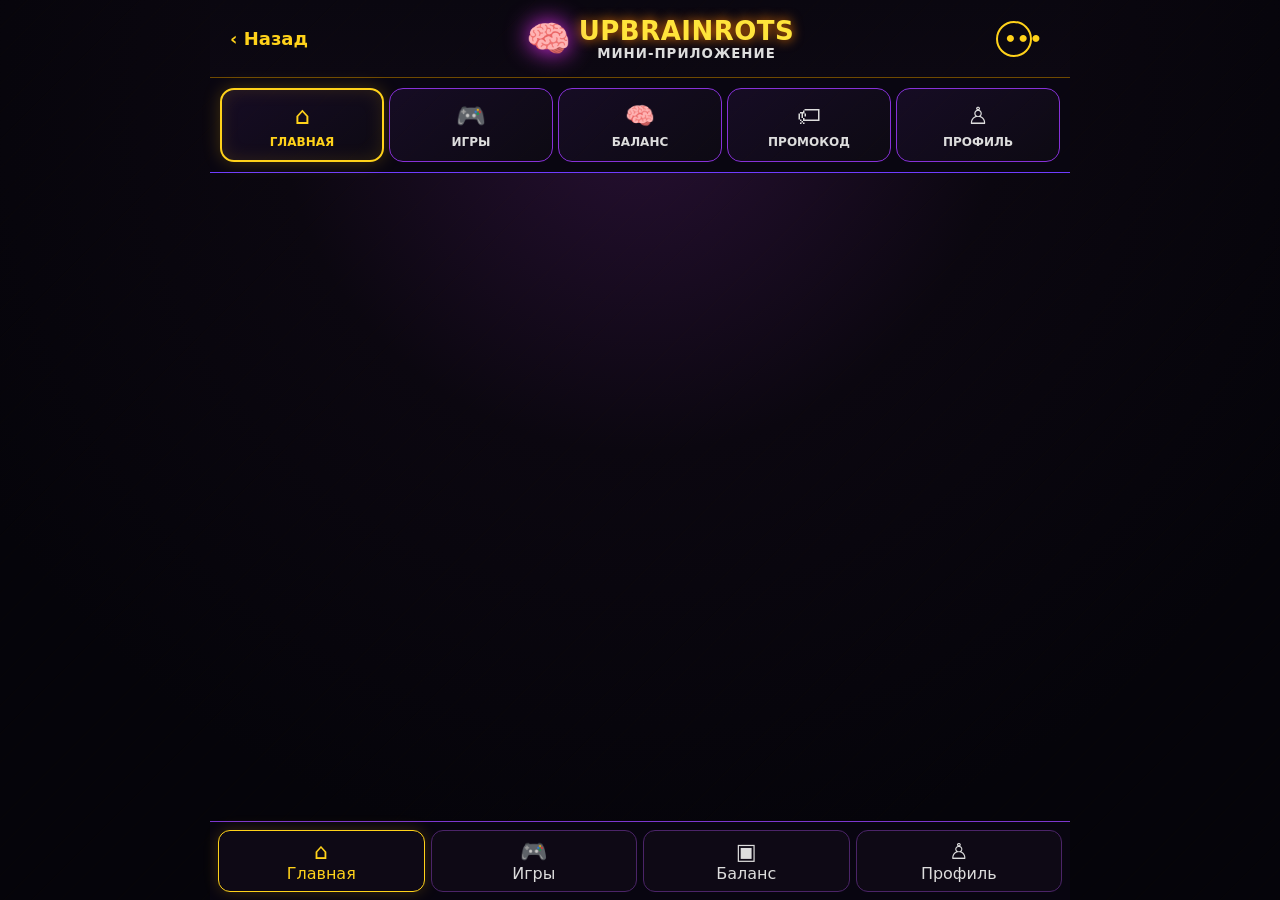
<file: index.html>
<!doctype html>
<html lang="ru">
<head>
  <meta charset="UTF-8">
  <meta name="viewport" content="width=device-width,initial-scale=1,maximum-scale=1,user-scalable=no,viewport-fit=cover">
  <meta name="theme-color" content="#090611">
  <title>UPBRAINROTS — Mini App</title>
  <link rel="stylesheet" href="styles.css">
</head>
<body>
  <div class="app-shell">
    <header class="topbar">
      <button class="back-btn" id="backBtn">‹ <span>Назад</span></button>
      <div class="brand">
        <div class="brand-brain">🧠</div>
        <div><strong>UPBRAINROTS</strong><small>МИНИ-ПРИЛОЖЕНИЕ</small></div>
      </div>
      <button class="more-btn" id="moreBtn">•••</button>
    </header>

    <nav class="top-tabs">
      <button data-page="home" class="tab active"><span>⌂</span><b>ГЛАВНАЯ</b></button>
      <button data-page="games" class="tab"><span>🎮</span><b>ИГРЫ</b></button>
      <button data-page="balance" class="tab"><span>🧠</span><b>БАЛАНС</b></button>
      <button data-page="promo" class="tab"><span>🏷</span><b>ПРОМОКОД</b></button>
      <button data-page="profile" class="tab"><span>♙</span><b>ПРОФИЛЬ</b></button>
    </nav>

    <main id="view"></main>

    <nav class="bottom-nav">
      <button data-page="home" class="active"><span>⌂</span>Главная</button>
      <button data-page="games"><span>🎮</span>Игры</button>
      <button data-page="balance"><span>▣</span>Баланс</button>
      <button data-page="profile"><span>♙</span>Профиль</button>
    </nav>
  </div>

  <div class="toast" id="toast"></div>
  <script src="https://telegram.org/js/telegram-web-app.js"></script>
  <script src="app.js"></script>
</body>
</html>
</file>
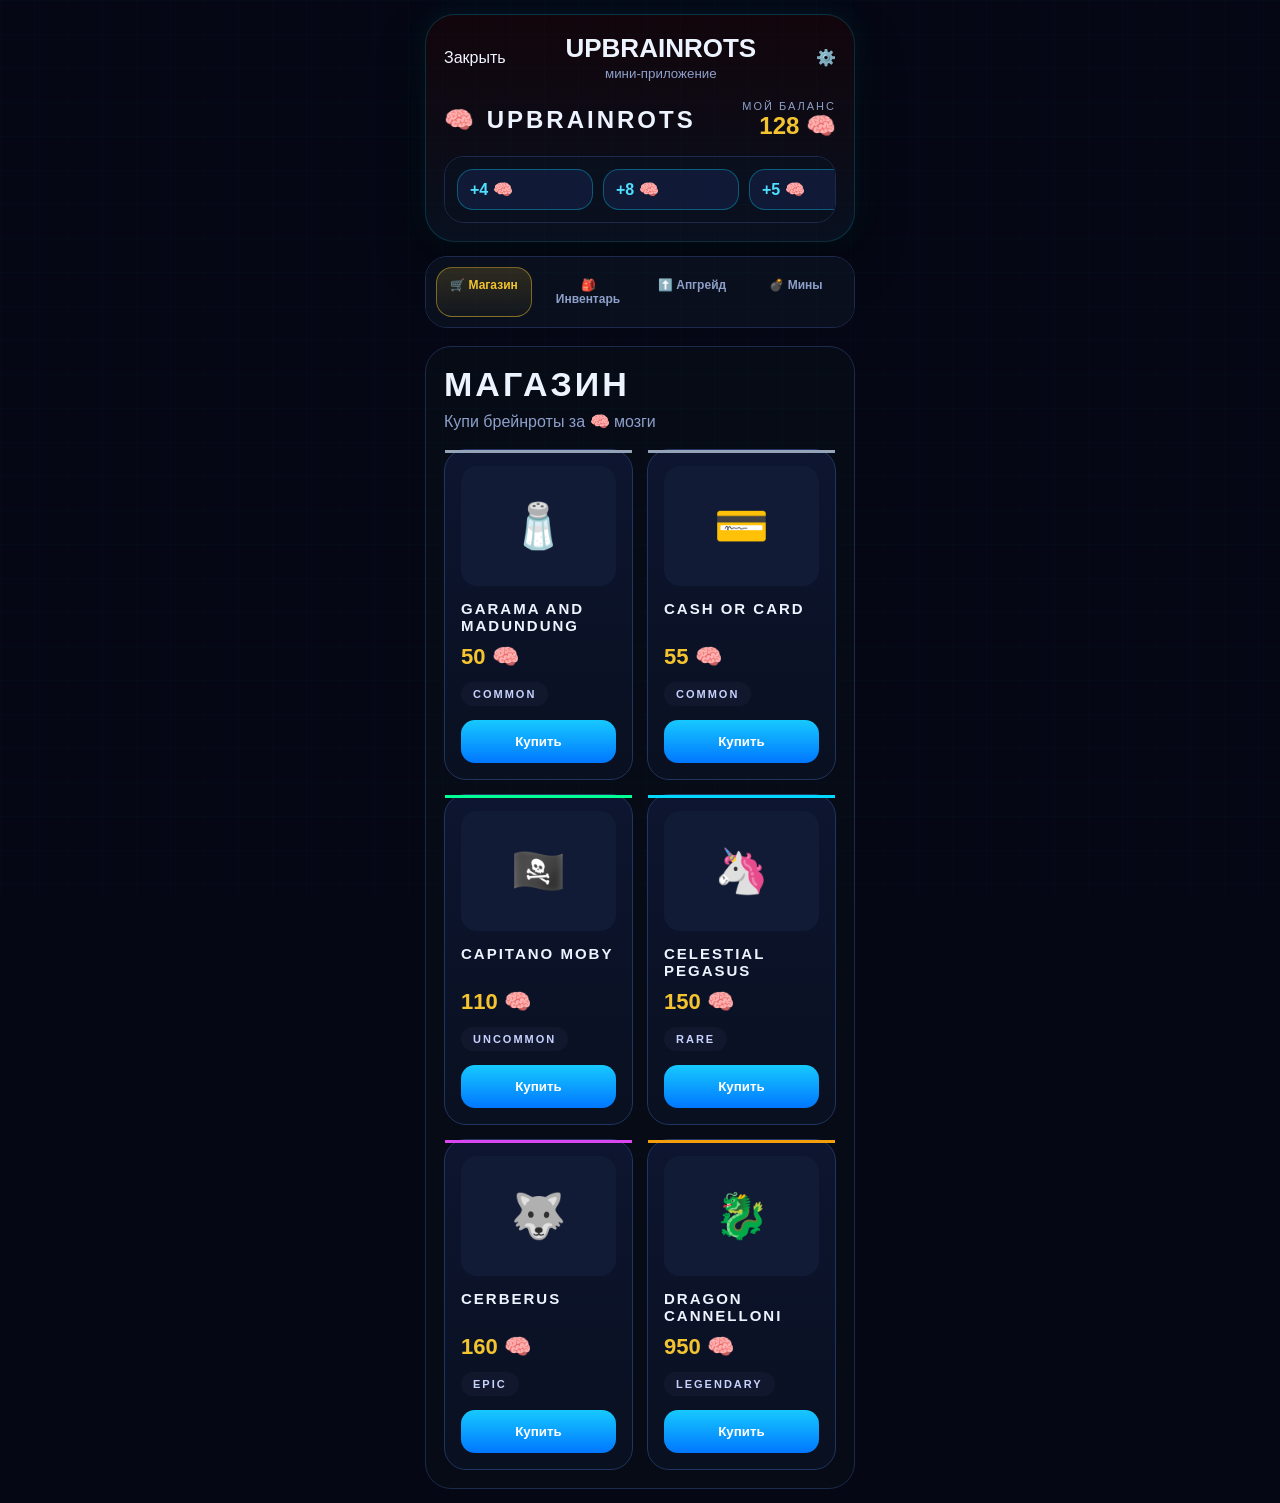
<file: UPBRAINROTS_NEON_ADMIN.html>
<!DOCTYPE html>
<html lang="ru">
<head>
<meta charset="UTF-8">
<meta name="viewport" content="width=device-width,initial-scale=1.0">
<title>UPBRAINROTS</title>
<style>
body{margin:0;background:#050814;color:#eef4ff;font-family:Arial,Helvetica,sans-serif}
body:before{content:'';position:fixed;inset:0;pointer-events:none;opacity:.22;background-image:linear-gradient(rgba(0,216,255,.10) 1px,transparent 1px),linear-gradient(90deg,rgba(0,216,255,.10) 1px,transparent 1px);background-size:34px 34px}
.app{max-width:430px;margin:0 auto;padding:14px}
.top{background:linear-gradient(180deg,#12050b,#08101f);border:1px solid rgba(0,216,255,.18);border-radius:30px;padding:18px;box-shadow:0 24px 48px rgba(0,0,0,.45),0 0 30px rgba(0,216,255,.08)}
.topbar{display:flex;justify-content:space-between;align-items:center}
.title{text-align:center;flex:1}
.title h1{margin:0;font-size:26px}
.title small{color:#8ea0c9}
.brand{display:flex;justify-content:space-between;align-items:center;margin-top:18px}
.logo{font-size:24px;font-weight:900;letter-spacing:3px}
.balance{text-align:right}
.balance .label{font-size:11px;color:#8ea0c9;text-transform:uppercase;letter-spacing:2px}
.balance .value{font-size:24px;font-weight:900;color:#f4c430}
.live{margin-top:16px;background:#090f1d;border:1px solid #1d2a4d;border-radius:20px;padding:12px;display:flex;gap:10px;align-items:center;overflow:auto}
.live-item{min-width:110px;background:#101936;border:1px solid rgba(0,216,255,.35);border-radius:16px;padding:10px 12px}
.live-item b{color:#4fdfff}
.tabs{margin-top:14px;background:#090f1d;border:1px solid #1d2a4d;border-radius:22px;padding:10px;display:flex;gap:8px;overflow:auto}
.tab{min-width:78px;background:transparent;border:1px solid transparent;color:#8ea0c9;border-radius:16px;padding:10px 8px;text-align:center;font-size:12px;font-weight:700}
.tab.active{color:#f4c430;border-color:rgba(244,196,48,.45);background:linear-gradient(180deg,rgba(244,196,48,.16),rgba(244,196,48,.04))}
.screen{display:none;margin-top:18px}
.screen.active{display:block}
.section{background:rgba(8,12,24,.86);border:1px solid #1d2a4d;border-radius:26px;padding:18px}
.section h2{margin:0 0 8px;font-size:34px;letter-spacing:3px}
.subtitle{color:#8ea0c9;margin-bottom:18px}
.inventory-empty{border:1px dashed rgba(0,216,255,.35);border-radius:18px;padding:28px;text-align:center;color:#8ea0c9}
.shop-grid{display:grid;grid-template-columns:1fr 1fr;gap:14px}
.card{background:linear-gradient(180deg,#0d1530,#091020);border:1px solid #20355f;border-radius:22px;padding:16px;position:relative}
.card:before{content:'';position:absolute;left:0;right:0;top:0;height:3px;background:#00d8ff}
.card.common:before{background:#94a3b8}
.card.uncommon:before{background:#00ff95}
.card.rare:before{background:#00d8ff}
.card.epic:before{background:#d946ef}
.card.legendary:before{background:#f59e0b}
.img{height:120px;border-radius:16px;background:#111b36;display:grid;place-items:center;font-size:44px;margin-bottom:14px}
.card h3{margin:0 0 8px;font-size:15px;letter-spacing:2px;text-transform:uppercase;min-height:36px}
.price{font-size:22px;font-weight:900;color:#f4c430}
.rarity{margin-top:12px;display:inline-block;padding:6px 12px;border-radius:999px;font-size:11px;letter-spacing:2px;text-transform:uppercase;font-weight:900;background:#11182d;color:#c7d2fe}
.buy,.bigbtn,.admin-action{margin-top:14px;width:100%;border:none;border-radius:14px;padding:14px;background:linear-gradient(180deg,#17c9ff,#0077ff);color:white;font-weight:900}
.upgrade-wheel{width:220px;height:220px;border-radius:50%;margin:18px auto;position:relative;background:radial-gradient(circle at center,#131b33 0%,#09101f 70%);border:4px solid rgba(0,216,255,.75)}
.up-pointer{position:absolute;left:50%;top:-12px;transform:translateX(-50%);width:0;height:0;border-left:12px solid transparent;border-right:12px solid transparent;border-bottom:22px solid #00d8ff}
.up-arrow{position:absolute;left:50%;top:50%;transform:translate(-50%,-50%);font-size:72px;color:#f4c430}
.chance-row{display:grid;grid-template-columns:repeat(6,1fr);gap:8px;margin-top:14px}
.chance{background:#0d1530;border:1px solid rgba(0,216,255,.28);border-radius:14px;padding:12px 6px;text-align:center;font-weight:900;color:#00ff95}
.mines-grid{display:grid;grid-template-columns:repeat(5,1fr);gap:10px}
.mine{aspect-ratio:1;border-radius:14px;background:linear-gradient(180deg,#141e3a,#0b1121);border:1px solid rgba(0,216,255,.42);display:grid;place-items:center;color:#7dd3fc;font-size:22px}
.colors{display:grid;grid-template-columns:repeat(3,1fr);gap:12px}
.color{background:#0d1530;border:1px solid #1d2a4d;border-radius:18px;padding:18px;text-align:center}
.ball{width:58px;height:58px;border-radius:50%;margin:0 auto 10px}
.red{background:#ff1744}.orange{background:#ff8a00}.yellow{background:#ffd600}.green{background:#00ff3c}.blue{background:#0066ff}.purple{background:#a020f0}
.admin-panel{display:none;margin-top:14px;background:#0d1530;border:1px solid rgba(255,45,85,.35);border-radius:20px;padding:16px}
.admin-panel.show{display:block}
.field{width:100%;padding:14px;border-radius:14px;border:1px solid rgba(255,255,255,.08);background:#08101f;color:white;margin-top:10px}
</style>
</head>
<body>
<div class="app">
<div class="top">
<div class="topbar"><div>Закрыть</div><div class="title"><h1>UPBRAINROTS</h1><small>мини-приложение</small></div><div>⚙️</div></div>
<div class="brand"><div class="logo">🧠 UPBRAINROTS</div><div class="balance"><div class="label">Мой баланс</div><div class="value" id="balance">128 🧠</div></div></div>
<div class="live"><div class="live-item"><b>+4</b> 🧠</div><div class="live-item"><b>+8</b> 🧠</div><div class="live-item"><b>+5</b> 🧠</div></div>
</div>

<div class="tabs">
<div class="tab active" data-screen="shop">🛒 Магазин</div>
<div class="tab" data-screen="inventory">🎒 Инвентарь</div>
<div class="tab" data-screen="upgrade">⬆️ Апгрейд</div>
<div class="tab" data-screen="mines">💣 Мины</div>
<div class="tab" data-screen="dice">🎲 Dice</div>
</div>

<div id="shop" class="screen active"><div class="section"><h2>МАГАЗИН</h2><div class="subtitle">Купи брейнроты за 🧠 мозги</div><div class="shop-grid">
<div class="card common"><div class="img">🧂</div><h3>Garama and Madundung</h3><div class="price">50 🧠</div><div class="rarity">COMMON</div><button class="buy">Купить</button></div>
<div class="card common"><div class="img">💳</div><h3>Cash or Card</h3><div class="price">55 🧠</div><div class="rarity">COMMON</div><button class="buy">Купить</button></div>
<div class="card uncommon"><div class="img">🏴‍☠️</div><h3>Capitano Moby</h3><div class="price">110 🧠</div><div class="rarity">UNCOMMON</div><button class="buy">Купить</button></div>
<div class="card rare"><div class="img">🦄</div><h3>Celestial Pegasus</h3><div class="price">150 🧠</div><div class="rarity">RARE</div><button class="buy">Купить</button></div>
<div class="card epic"><div class="img">🐺</div><h3>Cerberus</h3><div class="price">160 🧠</div><div class="rarity">EPIC</div><button class="buy">Купить</button></div>
<div class="card legendary"><div class="img">🐉</div><h3>Dragon Cannelloni</h3><div class="price">950 🧠</div><div class="rarity">LEGENDARY</div><button class="buy">Купить</button></div>
</div></div></div>

<div id="inventory" class="screen"><div class="section"><h2>ИНВЕНТАРЬ</h2><div class="subtitle">Твои брейнроты — продавай или выводи</div><div class="inventory-empty">Инвентарь пуст — купи что-нибудь в магазине!</div>
<button class="bigbtn" onclick="toggleAdmin()">👑 ОТКРЫТЬ МОЮ АДМИН-ПАНЕЛЬ</button>
<div id="adminPanel" class="admin-panel">
<input id="adminPassword" class="field" type="password" placeholder="Пароль">
<button class="admin-action" onclick="loginAdmin()">Войти</button>
<div id="adminContent" style="display:none;margin-top:14px">
<input id="giveAmount" class="field" type="number" placeholder="Сколько выдать мозгов">
<button class="admin-action" onclick="giveBrains()">Выдать себе мозги</button>
<input id="setBalance" class="field" type="number" placeholder="Установить баланс">
<button class="admin-action" onclick="setBrains()">Установить баланс</button>
<button class="admin-action" onclick="add1000()">+1000 🧠</button>
<button class="admin-action" onclick="add10000()">+10000 🧠</button>
</div></div></div></div>

<div id="upgrade" class="screen"><div class="section"><h2>АПГРЕЙД</h2><div class="subtitle">Выбери шанс и запусти апгрейд</div><div class="upgrade-wheel"><div class="up-pointer"></div><div class="up-arrow">⬆️</div></div><button class="bigbtn">НАЧАТЬ АПГРЕЙД</button><div class="chance-row"><div class="chance">75%</div><div class="chance">50%</div><div class="chance">30%</div><div class="chance">20%</div><div class="chance">10%</div><div class="chance">5%</div></div></div></div>

<div id="mines" class="screen"><div class="section"><h2>МИНЫ</h2><div class="subtitle">Выбери ставку и число мин</div><div class="mines-grid">
<div class="mine">◇</div><div class="mine">◇</div><div class="mine">◇</div><div class="mine">◇</div><div class="mine">◇</div>
<div class="mine">◇</div><div class="mine">◇</div><div class="mine">◇</div><div class="mine">◇</div><div class="mine">◇</div>
<div class="mine">◇</div><div class="mine">◇</div><div class="mine">◇</div><div class="mine">◇</div><div class="mine">◇</div>
<div class="mine">◇</div><div class="mine">◇</div><div class="mine">◇</div><div class="mine">◇</div><div class="mine">◇</div>
<div class="mine">◇</div><div class="mine">◇</div><div class="mine">◇</div><div class="mine">◇</div><div class="mine">◇</div>
</div></div></div>

<div id="dice" class="screen"><div class="section"><h2>DICE</h2><div class="subtitle">Выбери цвет и крути</div><div class="colors">
<div class="color"><div class="ball red"></div>Red</div>
<div class="color"><div class="ball orange"></div>Orange</div>
<div class="color"><div class="ball yellow"></div>Yellow</div>
<div class="color"><div class="ball green"></div>Green</div>
<div class="color"><div class="ball blue"></div>Blue</div>
<div class="color"><div class="ball purple"></div>Purple</div>
</div><button class="bigbtn">КРУТИТЬ</button></div></div>
</div>

<script>
const tabs=document.querySelectorAll('.tab');
const screens=document.querySelectorAll('.screen');
tabs.forEach(tab=>{tab.addEventListener('click',()=>{tabs.forEach(t=>t.classList.remove('active'));screens.forEach(s=>s.classList.remove('active'));tab.classList.add('active');document.getElementById(tab.dataset.screen).classList.add('active');window.scrollTo({top:0,behavior:'smooth'});});});
let balance=Number(localStorage.getItem('upb_balance')||128);
function renderBalance(){document.getElementById('balance').textContent=balance+' 🧠';localStorage.setItem('upb_balance',balance);}
renderBalance();
function toggleAdmin(){document.getElementById('adminPanel').classList.toggle('show');}
function loginAdmin(){const pass=document.getElementById('adminPassword').value;if(pass==='pasha2026'){document.getElementById('adminContent').style.display='block';alert('👑 Добро пожаловать, Паша!');}else{alert('❌ Неверный пароль');}}
function giveBrains(){const amount=Number(document.getElementById('giveAmount').value||0);if(amount>0){balance+=amount;renderBalance();alert('Выдано '+amount+' 🧠');}}
function setBrains(){const amount=Number(document.getElementById('setBalance').value||0);balance=amount;renderBalance();alert('Баланс установлен: '+amount+' 🧠');}
function add1000(){balance+=1000;renderBalance();}
function add10000(){balance+=10000;renderBalance();}
</script>
</body>
</html>
</file>
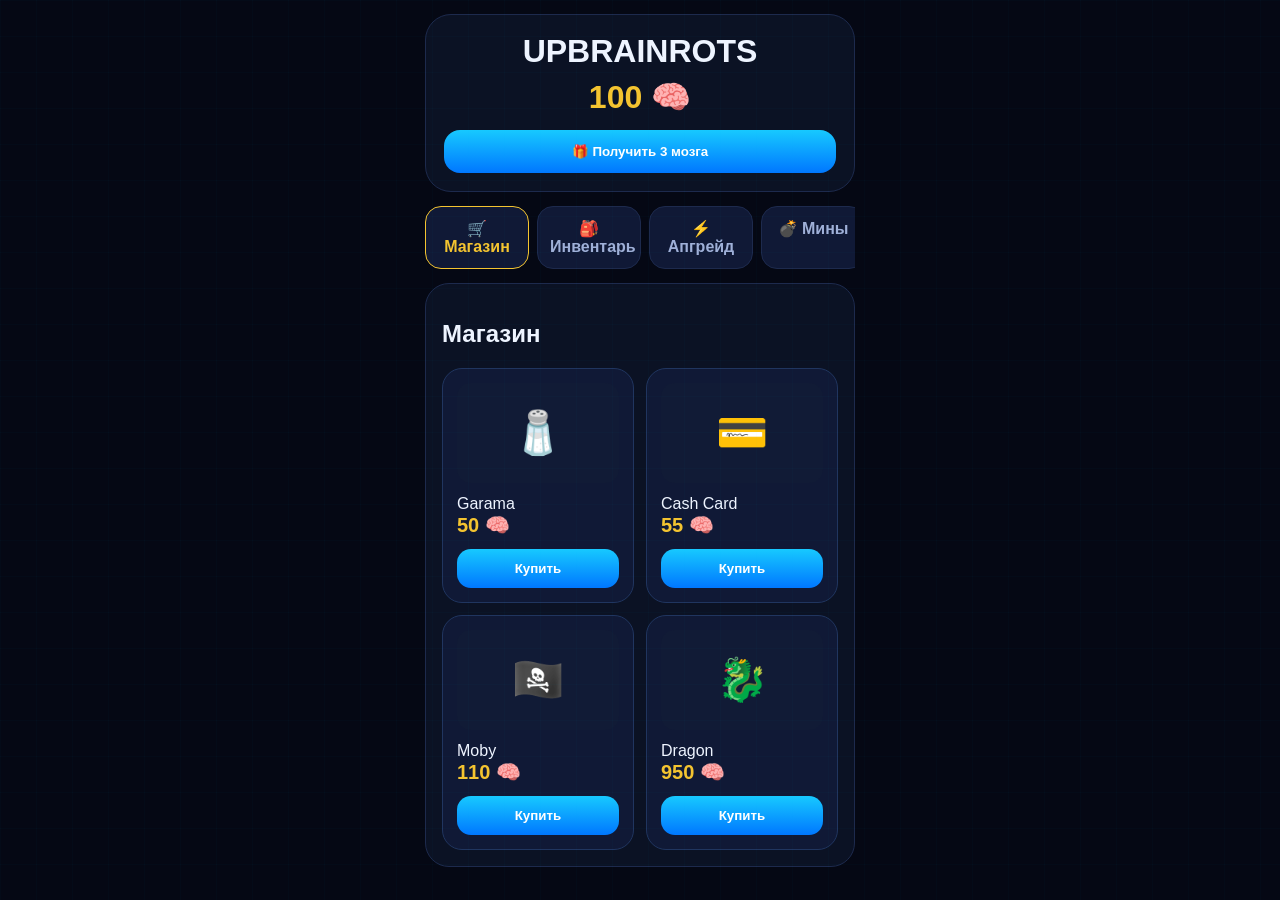
<file: UPBRAINROTS_WORKING_NO_ERRORS.html>
<!DOCTYPE html>
<html lang="ru">
<head>
<meta charset="UTF-8">
<meta name="viewport" content="width=device-width,initial-scale=1.0">
<title>UPBRAINROTS</title>
<style>
body{margin:0;background:#050814;color:#eef4ff;font-family:Arial,sans-serif}
body:before{content:'';position:fixed;inset:0;pointer-events:none;opacity:.18;background-image:linear-gradient(rgba(0,216,255,.12) 1px,transparent 1px),linear-gradient(90deg,rgba(0,216,255,.12) 1px,transparent 1px);background-size:36px 36px}
.app{max-width:430px;margin:0 auto;padding:14px}
.top{background:#0b1224;border:1px solid #1d2a4d;border-radius:26px;padding:18px}
.top h1{margin:0;text-align:center}
.balance{text-align:center;font-size:32px;font-weight:900;color:#f4c430;margin-top:8px}
.bonus{width:100%;padding:14px;border:none;border-radius:16px;background:linear-gradient(180deg,#17c9ff,#0077ff);color:white;font-weight:900;margin-top:14px}
.tabs{display:flex;gap:8px;overflow:auto;margin:14px 0}
.tab{min-width:78px;padding:12px;border-radius:16px;background:#101936;border:1px solid #1d2a4d;color:#9fb0d8;text-align:center;font-weight:700;cursor:pointer}
.tab.active{color:#f4c430;border-color:#f4c430}
.screen{display:none}
.screen.active{display:block}
.section{background:#0b1224;border:1px solid #1d2a4d;border-radius:24px;padding:16px;margin-bottom:14px}
.shop-grid{display:grid;grid-template-columns:1fr 1fr;gap:12px}
.card{background:#101936;border:1px solid #20355f;border-radius:20px;padding:14px}
.img{height:100px;border-radius:14px;background:#111b36;display:grid;place-items:center;font-size:42px;margin-bottom:12px}
.price{font-size:20px;font-weight:900;color:#f4c430}
.buy,.action{width:100%;padding:12px;border:none;border-radius:14px;background:linear-gradient(180deg,#17c9ff,#0077ff);color:white;font-weight:900;margin-top:12px}
.inventory-item{background:#101936;border:1px solid #20355f;border-radius:18px;padding:14px;margin-top:10px}
.wheel{width:210px;height:210px;border-radius:50%;margin:16px auto;border:4px solid #00d8ff;display:grid;place-items:center;font-size:64px;background:#101936}
.chances{display:grid;grid-template-columns:repeat(3,1fr);gap:8px}
.chance{background:#101936;border:1px solid #20355f;border-radius:14px;padding:12px;text-align:center;font-weight:900;color:#00ff95}
.mines{display:grid;grid-template-columns:repeat(5,1fr);gap:8px}
.mine{aspect-ratio:1;background:#101936;border:1px solid #20355f;border-radius:14px;display:grid;place-items:center;color:#7dd3fc;font-size:22px}
.colors{display:grid;grid-template-columns:repeat(3,1fr);gap:10px}
.color{background:#101936;border:1px solid #20355f;border-radius:16px;padding:14px;text-align:center}
.ball{width:54px;height:54px;border-radius:50%;margin:0 auto 10px}
.red{background:#ff1744}.orange{background:#ff8a00}.yellow{background:#ffd600}.green{background:#00ff3c}.blue{background:#0066ff}.purple{background:#a020f0}
.reels{display:flex;justify-content:center;gap:10px;margin:18px 0}
.reel{width:78px;height:78px;border-radius:18px;background:white;color:black;display:grid;place-items:center;font-size:42px}
.admin{display:none;background:#101936;border:1px solid #20355f;border-radius:18px;padding:14px;margin-top:12px}
.admin.show{display:block}
.field{width:100%;padding:12px;border-radius:12px;border:1px solid #20355f;background:#08101f;color:white;margin-top:10px}
.msg{text-align:center;margin-top:10px;color:#9fb0d8}
</style>
</head>
<body>
<div class="app">
  <div class="top">
    <h1>UPBRAINROTS</h1>
    <div class="balance"><span id="balance">100</span> 🧠</div>
    <button class="bonus" onclick="dailyBonus()">🎁 Получить 3 мозга</button>
  </div>

  <div class="tabs">
    <div class="tab active" data-screen="shop">🛒 Магазин</div>
    <div class="tab" data-screen="inventory">🎒 Инвентарь</div>
    <div class="tab" data-screen="upgrade">⚡ Апгрейд</div>
    <div class="tab" data-screen="mines">💣 Мины</div>
    <div class="tab" data-screen="dice">🎲 Dice</div>
    <div class="tab" data-screen="slots">🎰 Слоты</div>
  </div>

  <div id="shop" class="screen active">
    <div class="section">
      <h2>Магазин</h2>
      <div class="shop-grid">
        <div class="card"><div class="img">🧂</div><div>Garama</div><div class="price">50 🧠</div><button class="buy" onclick="buy('Garama',50)">Купить</button></div>
        <div class="card"><div class="img">💳</div><div>Cash Card</div><div class="price">55 🧠</div><button class="buy" onclick="buy('Cash Card',55)">Купить</button></div>
        <div class="card"><div class="img">🏴‍☠️</div><div>Moby</div><div class="price">110 🧠</div><button class="buy" onclick="buy('Moby',110)">Купить</button></div>
        <div class="card"><div class="img">🐉</div><div>Dragon</div><div class="price">950 🧠</div><button class="buy" onclick="buy('Dragon',950)">Купить</button></div>
      </div>
    </div>
  </div>

  <div id="inventory" class="screen">
    <div class="section">
      <h2>Инвентарь</h2>
      <div id="inventoryList"></div>
      <button class="action" onclick="toggleAdmin()">👑 Админ-панель</button>
      <div id="admin" class="admin">
        <input id="pass" class="field" type="password" placeholder="Пароль">
        <button class="action" onclick="loginAdmin()">Войти</button>
        <div id="adminContent" style="display:none">
          <input id="give" class="field" type="number" placeholder="Выдать мозги">
          <button class="action" onclick="giveBrains()">Выдать</button>
          <button class="action" onclick="add1000()">+1000</button>
        </div>
      </div>
    </div>
  </div>

  <div id="upgrade" class="screen">
    <div class="section">
      <h2>Апгрейд</h2>
      <div class="wheel">⬆️</div>
      <div class="chances">
        <div class="chance">75%</div>
        <div class="chance">50%</div>
        <div class="chance">30%</div>
        <div class="chance">20%</div>
        <div class="chance">10%</div>
        <div class="chance">5%</div>
      </div>
      <button class="action">Запустить</button>
    </div>
  </div>

  <div id="mines" class="screen">
    <div class="section">
      <h2>Мины</h2>
      <div class="mines">
        <div class="mine">◇</div><div class="mine">◇</div><div class="mine">◇</div><div class="mine">◇</div><div class="mine">◇</div>
        <div class="mine">◇</div><div class="mine">◇</div><div class="mine">◇</div><div class="mine">◇</div><div class="mine">◇</div>
        <div class="mine">◇</div><div class="mine">◇</div><div class="mine">◇</div><div class="mine">◇</div><div class="mine">◇</div>
        <div class="mine">◇</div><div class="mine">◇</div><div class="mine">◇</div><div class="mine">◇</div><div class="mine">◇</div>
        <div class="mine">◇</div><div class="mine">◇</div><div class="mine">◇</div><div class="mine">◇</div><div class="mine">◇</div>
      </div>
      <button class="action">Играть</button>
    </div>
  </div>

  <div id="dice" class="screen">
    <div class="section">
      <h2>Color Dice</h2>
      <div class="colors">
        <div class="color"><div class="ball red"></div>Red</div>
        <div class="color"><div class="ball orange"></div>Orange</div>
        <div class="color"><div class="ball yellow"></div>Yellow</div>
        <div class="color"><div class="ball green"></div>Green</div>
        <div class="color"><div class="ball blue"></div>Blue</div>
        <div class="color"><div class="ball purple"></div>Purple</div>
      </div>
      <button class="action">Крутить</button>
    </div>
  </div>

  <div id="slots" class="screen">
    <div class="section">
      <h2>Слоты</h2>
      <div class="reels">
        <div class="reel" id="r1">🍒</div>
        <div class="reel" id="r2">⭐</div>
        <div class="reel" id="r3">💎</div>
      </div>
      <button class="action" onclick="spin()">Крутить</button>
      <div class="msg" id="slotMsg"></div>
    </div>
  </div>
</div>

<script>
const tabs=document.querySelectorAll('.tab');
const screens=document.querySelectorAll('.screen');

tabs.forEach(tab=>{
  tab.addEventListener('click',()=>{
    tabs.forEach(t=>t.classList.remove('active'));
    screens.forEach(s=>s.classList.remove('active'));
    tab.classList.add('active');
    document.getElementById(tab.dataset.screen).classList.add('active');
  });
});

let balance=Number(localStorage.getItem('balance')||100);
let inventory=JSON.parse(localStorage.getItem('inventory')||'[]');

function save(){
  localStorage.setItem('balance',balance);
  localStorage.setItem('inventory',JSON.stringify(inventory));
}

function render(){
  document.getElementById('balance').textContent=balance;
  const list=document.getElementById('inventoryList');
  if(inventory.length===0){
    list.innerHTML='<div class="msg">Инвентарь пуст</div>';
  }else{
    list.innerHTML=inventory.map(i=>'<div class="inventory-item">'+i+' <button class="action" style="margin-top:8px" onclick="withdrawItem(\\''+i+'\\')">Вывести</button></div>').join('');
  }
  save();
}

function buy(name,price){
  if(balance<price){alert('Недостаточно мозгов');return;}
  balance-=price;
  inventory.push(name);
  render();
  alert('Куплено: '+name);
}

function withdrawItem(name){
  alert('Заявка на вывод отправлена: '+name);
}

function dailyBonus(){
  const last=Number(localStorage.getItem('daily')||0);
  if(Date.now()-last<86400000){alert('Бонус уже получен');return;}
  balance+=3;
  localStorage.setItem('daily',Date.now());
  render();
}

function toggleAdmin(){
  document.getElementById('admin').classList.toggle('show');
}

function loginAdmin(){
  if(document.getElementById('pass').value==='pasha2026'){
    document.getElementById('adminContent').style.display='block';
    alert('Админ-панель открыта');
  }else{
    alert('Неверный пароль');
  }
}

function giveBrains(){
  balance+=Number(document.getElementById('give').value||0);
  render();
}

function add1000(){
  balance+=1000;
  render();
}

function spin(){
  const symbols=['🍒','🍋','🍉','⭐','💎'];
  document.getElementById('r1').textContent=symbols[Math.floor(Math.random()*symbols.length)];
  document.getElementById('r2').textContent=symbols[Math.floor(Math.random()*symbols.length)];
  document.getElementById('r3').textContent=symbols[Math.floor(Math.random()*symbols.length)];
  document.getElementById('slotMsg').textContent='Слоты прокручены';
}

render();
</script>
</body>
</html>
</file>
<file: styles.css>
:root{
  --bg:#07050d; --panel:#100b18; --panel2:#151021; --gold:#ffd21a;
  --gold2:#ff9e00; --purple:#a72dff; --pink:#ef32ff; --text:#fff;
  --muted:#bdb7c8; --green:#43f15b; --red:#ff3d4e;
}
*{box-sizing:border-box}
html,body{margin:0;background:#05040a;color:var(--text);font-family:Inter,system-ui,-apple-system,Segoe UI,sans-serif}
body{min-height:100vh;background:
 radial-gradient(circle at 50% 10%,#281034 0,#0b0710 35%,#05040a 75%);
}
button,input{font:inherit}
button{color:inherit}
.app-shell{max-width:860px;margin:auto;min-height:100vh;padding-bottom:90px;position:relative}
.app-shell:before{content:"";position:fixed;inset:0;pointer-events:none;opacity:.25;background:
 repeating-linear-gradient(135deg,transparent 0 18px,rgba(255,199,0,.03) 19px 20px)}
.topbar{height:78px;display:grid;grid-template-columns:100px 1fr 60px;align-items:center;padding:10px 14px;border-bottom:1px solid #6f4a00;background:linear-gradient(180deg,#0a0710,#0c0812)}
.back-btn,.more-btn{background:none;border:0;color:var(--gold);font-weight:700;cursor:pointer}
.back-btn{font-size:18px;text-align:left}.back-btn:first-letter{font-size:40px;font-weight:300;vertical-align:-5px}
.more-btn{font-size:20px;border:2px solid var(--gold);border-radius:50%;width:36px;height:36px}
.brand{display:flex;justify-content:center;gap:8px;align-items:center;text-align:center}
.brand-brain{font-size:36px;filter:drop-shadow(0 0 12px var(--pink))}
.brand strong{display:block;font-size:26px;color:#ffe43b;text-shadow:0 0 12px #ff7d00;letter-spacing:.5px}
.brand small{display:block;color:#ddd;font-weight:700;letter-spacing:1px}
.top-tabs{display:grid;grid-template-columns:repeat(5,1fr);gap:5px;padding:10px;background:#090611;border-bottom:1px solid #6f3cff}
.tab{min-height:74px;background:linear-gradient(145deg,#160c24,#0d0a13);border:1px solid #8731d8;border-radius:14px;color:#ddd;cursor:pointer;display:flex;flex-direction:column;align-items:center;justify-content:center;gap:5px}
.tab span{font-size:24px}.tab b{font-size:12px}.tab.active{border:2px solid var(--gold);box-shadow:0 0 18px #ffbd003b,inset 0 0 18px #ffbd0020;color:var(--gold)}
#view{padding:12px}
.card{background:linear-gradient(145deg,rgba(26,16,37,.97),rgba(9,7,14,.97));border:1px solid #7c2ac7;border-radius:18px;box-shadow:0 0 0 1px #2c163d,inset 0 0 30px #8c19ff0c,0 8px 28px #0008;padding:16px;margin-bottom:12px;position:relative;overflow:hidden}
.card:after{content:"";position:absolute;inset:0;pointer-events:none;border:1px solid #ffca1220;border-radius:18px}
.user-card{display:grid;grid-template-columns:82px 1fr auto;gap:12px;align-items:center;border-color:#e4a900}
.avatar{width:78px;height:78px;border-radius:50%;display:grid;place-items:center;font-size:42px;background:radial-gradient(circle,#d52dff,#4c0b8c 60%,#09050d);border:3px solid var(--gold);box-shadow:0 0 20px #ffb30066}
.user-name{font-weight:900;font-size:18px}.balance{font-size:25px;font-weight:900;color:var(--gold);margin-top:4px}
.primary{background:linear-gradient(180deg,#fff22e,#ffb000);color:#140d00;border:1px solid #fff5a0;border-radius:14px;padding:14px 18px;font-weight:900;cursor:pointer;box-shadow:0 6px 18px #ffae0035}
.primary:active,.game-btn:active,.tab:active{transform:scale(.98)}
.hero{display:grid;grid-template-columns:1.2fr .8fr;gap:10px}
.hero-art{min-height:210px;display:flex;align-items:end;justify-content:center;background:
 radial-gradient(circle at 50% 35%,#ffcb0025,#8c00ff28 30%,transparent 60%),
 linear-gradient(145deg,#210d35,#09060e);border-color:#ffb500}
.hero-title{font-size:38px;line-height:.95;font-weight:1000;color:#ffdc18;text-shadow:3px 3px 0 #a51a00,0 0 16px #ff7c00;transform:skew(-7deg);text-align:center}
.info h3{color:#fff;margin:0 0 8px}.info p{color:#ddd;line-height:1.45;font-size:14px}
.section-title{text-align:center;color:var(--gold);font-size:25px;font-weight:1000;letter-spacing:1px;margin:18px 0 10px}
.games-grid{display:grid;grid-template-columns:1fr 1fr;gap:10px}
.game-card{min-height:185px;padding:14px;display:grid;grid-template-columns:42% 58%;gap:8px;align-items:center}
.game-art{font-size:72px;text-align:center;filter:drop-shadow(0 0 12px #e72dff66)}
.game-card h3{margin:0;color:#ffe21d;font-size:22px}.game-card p{margin:6px 0 12px;color:#ddd;font-size:13px}
.game-btn{width:100%;padding:11px;border:0;border-radius:11px;background:linear-gradient(180deg,#fff02a,#ffad00);color:#151000;font-weight:1000;cursor:pointer}
.mini-row{display:grid;grid-template-columns:repeat(3,1fr);gap:10px}.mini{padding:14px;text-align:center}.mini span{font-size:30px}.mini b{display:block;color:var(--gold);margin-top:5px}.mini small{color:#bbb}
.page-title{font-size:30px;color:var(--gold);font-weight:1000;margin:6px 0 14px;text-shadow:0 0 12px #ff9c00}
.form-row{display:flex;gap:8px;flex-wrap:wrap}.amount{flex:1;min-width:120px}.input{width:100%;padding:14px;border-radius:12px;border:1px solid #7430a8;background:#08060c;color:#fff;outline:none}.input:focus{border-color:var(--gold)}
.amounts{display:grid;grid-template-columns:repeat(2,1fr);gap:8px}.amount-btn{padding:14px;border:1px solid #6d2ca4;background:#120b1c;border-radius:12px;cursor:pointer}.amount-btn.selected{border-color:var(--gold);box-shadow:0 0 12px #ffb30033;color:var(--gold)}
.history-item{display:flex;justify-content:space-between;padding:12px 0;border-bottom:1px solid #ffffff12}.plus{color:var(--green)}.minus{color:#ff6270}
.risk-grid{display:grid;grid-template-columns:repeat(4,1fr);gap:8px}.risk{padding:14px 5px;background:#120b1c;border:1px solid #7631b5;border-radius:12px;text-align:center;cursor:pointer;font-weight:900}.risk.selected{border-color:var(--gold);color:var(--gold);box-shadow:0 0 16px #ffb00033}
.wheel-wrap{display:grid;place-items:center;padding:10px}.wheel{width:260px;height:260px;border-radius:50%;position:relative;border:10px solid #21152b;box-shadow:0 0 25px #7b22ff77;display:grid;place-items:center;background:conic-gradient(var(--green) 0 var(--chance),var(--red) var(--chance) 100%);transition:transform 3s cubic-bezier(.12,.74,.18,1)}
.wheel:before{content:"";width:155px;height:155px;border-radius:50%;background:#09070d;border:2px solid #ffcf21;box-shadow:inset 0 0 25px #000;position:absolute}.wheel .pointer{position:absolute;top:-23px;left:50%;transform:translateX(-50%);font-size:32px;color:#fff}.wheel .center{position:relative;z-index:2;font-size:40px}
.dice-grid{display:grid;grid-template-columns:repeat(4,1fr);gap:10px;margin:14px 0}.die{height:72px;display:grid;place-items:center;font-size:30px;border-radius:14px;background:#120d19;border:1px solid #7b2cc0;box-shadow:inset 0 0 20px #000}.colors{display:grid;grid-template-columns:repeat(3,1fr);gap:10px}.color-btn{height:48px;border:2px solid transparent;border-radius:12px;cursor:pointer}.color-btn.sel{border-color:#fff;box-shadow:0 0 16px #fff8}
.slots{display:grid;grid-template-columns:repeat(3,1fr);gap:8px;background:#07050b;border:2px solid var(--gold);border-radius:18px;padding:14px;font-size:58px;text-align:center;box-shadow:0 0 25px #ffae0044}.slot{padding:12px 0;border-radius:10px;background:linear-gradient(#24162f,#0b0710);min-height:80px;display:grid;place-items:center}
.profile-id{font-size:32px;color:#fff;font-weight:1000}.stats{display:grid;grid-template-columns:1fr 1fr;gap:8px}.stat{padding:12px;background:#0b0710;border-radius:12px;border:1px solid #321b45}.stat b{display:block;color:var(--gold);font-size:18px}
.admin-grid{display:grid;grid-template-columns:repeat(2,1fr);gap:8px}.admin-btn{padding:15px;background:#120b1c;border:1px solid #7b2cc0;border-radius:12px;cursor:pointer}.admin-btn strong{color:var(--gold)}
.bottom-nav{position:fixed;z-index:20;bottom:0;left:50%;transform:translateX(-50%);width:min(860px,100%);display:grid;grid-template-columns:repeat(4,1fr);background:#090611f2;backdrop-filter:blur(14px);border-top:1px solid #7d37d0;padding:8px max(8px,env(safe-area-inset-left)) calc(8px + env(safe-area-inset-bottom));gap:6px}
.bottom-nav button{border:1px solid #4b2468;background:#0e0915;border-radius:12px;padding:8px;color:#ddd;cursor:pointer}.bottom-nav button.active{border-color:var(--gold);color:var(--gold);box-shadow:0 0 15px #ffbd0033}.bottom-nav span{display:block;font-size:22px}
.toast{position:fixed;z-index:50;left:50%;bottom:105px;transform:translate(-50%,20px);opacity:0;pointer-events:none;background:#191020;border:1px solid var(--gold);color:#fff;padding:12px 16px;border-radius:12px;transition:.25s;box-shadow:0 8px 30px #000}.toast.show{opacity:1;transform:translate(-50%,0)}
.empty{text-align:center;color:#aaa;padding:25px}
.notice{font-size:12px;color:#aaa;line-height:1.45}
@media(max-width:650px){
 .topbar{grid-template-columns:76px 1fr 46px;height:70px}.brand strong{font-size:21px}.brand small{font-size:9px}.brand-brain{font-size:29px}.back-btn{font-size:14px}
 .top-tabs{grid-template-columns:repeat(5,1fr)}.tab{min-height:66px}.tab b{font-size:9px}.tab span{font-size:20px}
 .hero{grid-template-columns:1fr}.hero-art{min-height:155px}.hero-title{font-size:32px}.user-card{grid-template-columns:66px 1fr}.user-card .primary{grid-column:1/-1;width:100%}.avatar{width:64px;height:64px;font-size:34px}
 .games-grid{grid-template-columns:1fr}.game-card{min-height:160px}.game-art{font-size:62px}
 .risk-grid{grid-template-columns:repeat(2,1fr)}.wheel{width:230px;height:230px}.wheel:before{width:135px;height:135px}
}
</file>
